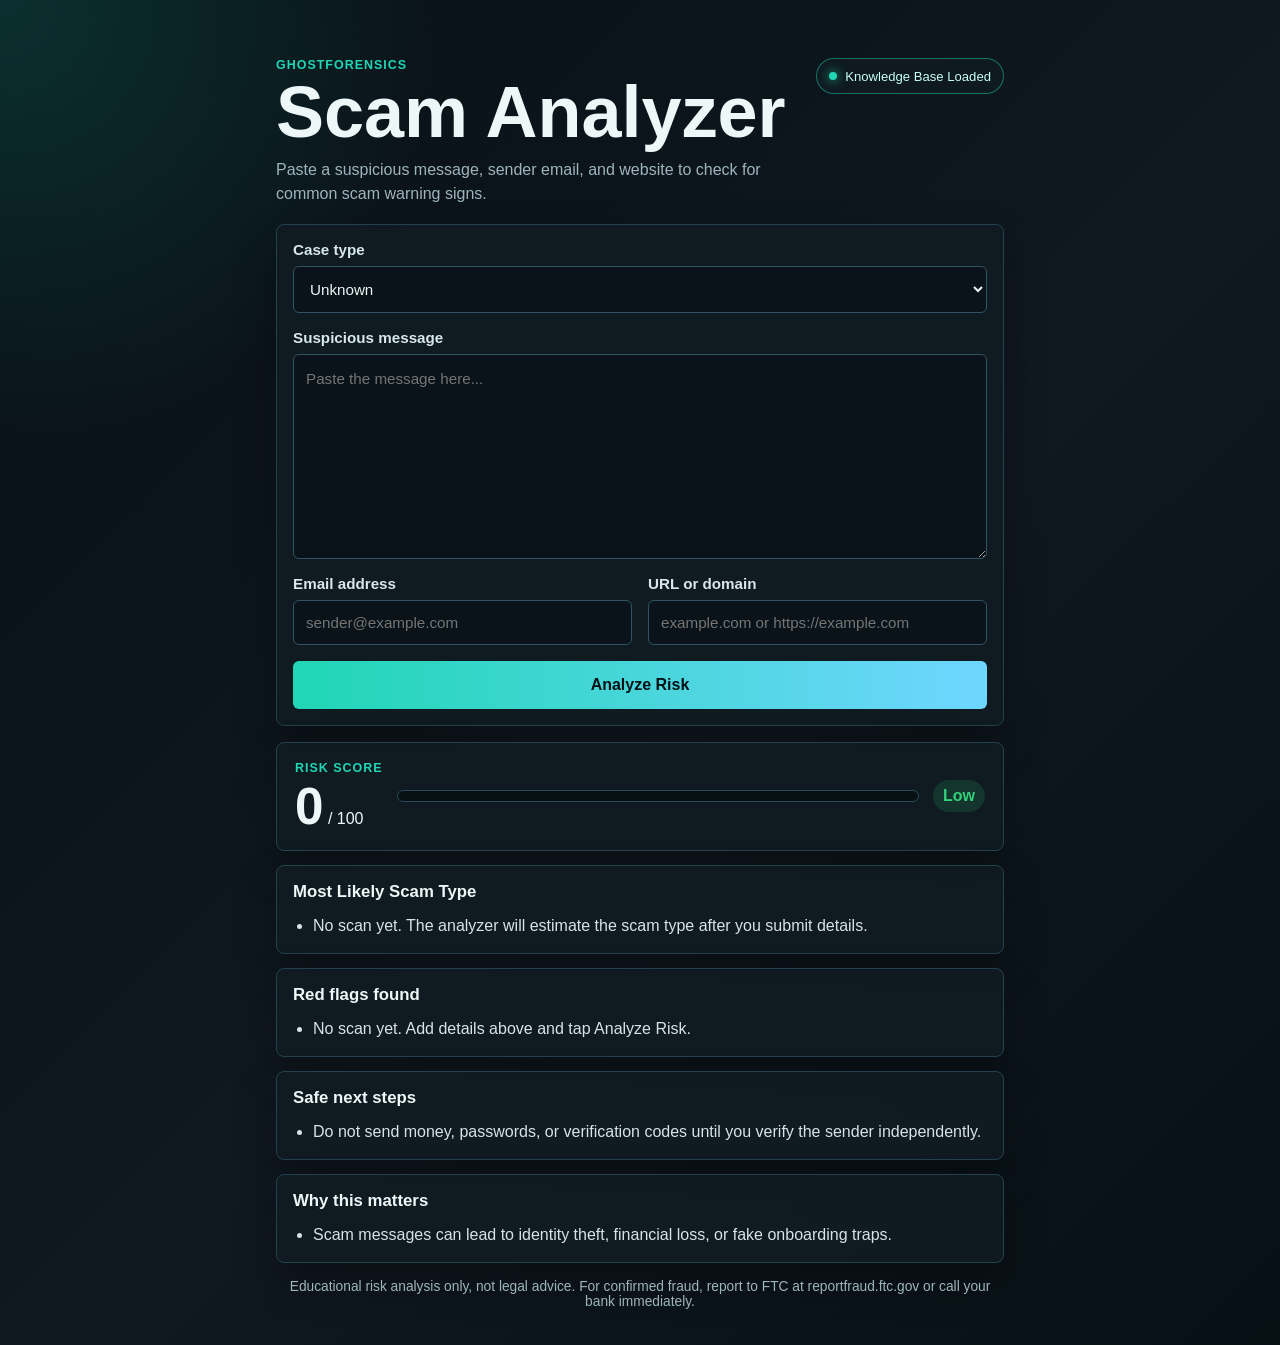
<file: index.html>
<!DOCTYPE html>
<html lang="en">
<head>
  <meta charset="UTF-8">
  <meta name="viewport" content="width=device-width, initial-scale=1.0">
  <title>GhostForensics Scam Analyzer</title>
  <link rel="stylesheet" href="style.css">
</head>
<body>
  <main class="app-shell">
    <section class="hero" aria-labelledby="app-title">
      <div>
        <p class="eyebrow">GhostForensics</p>
        <h1 id="app-title">Scam Analyzer</h1>
        <p class="intro">
          Paste a suspicious message, sender email, and website to check for common scam warning signs.
        </p>
      </div>
      <div class="status-chip" aria-label="Educational scanner status">
        <span class="pulse"></span>
        Scanner Ready
      </div>
    </section>

    <form class="analysis-form" id="analysisForm">
      <label for="caseType">
        Case type
        <select id="caseType" name="caseType">
          <option value="job offer">Job offer</option>
          <option value="email">Email</option>
          <option value="text message">Text message</option>
          <option value="marketplace">Marketplace</option>
          <option value="investment">Investment</option>
          <option value="unknown" selected>Unknown</option>
        </select>
      </label>

      <label for="messageText">
        Suspicious message
        <textarea id="messageText" name="messageText" rows="8" placeholder="Paste the message here..."></textarea>
      </label>

      <div class="field-grid">
        <label for="emailInput">
          Email address
          <input id="emailInput" name="emailInput" type="email" placeholder="sender@example.com">
        </label>

        <label for="urlInput">
          URL or domain
          <input id="urlInput" name="urlInput" type="text" placeholder="example.com or https://example.com">
        </label>
      </div>

      <button type="submit">Analyze Risk</button>
    </form>

    <section class="results" id="results" aria-live="polite">
      <article class="score-card">
        <div>
          <p class="card-label">Risk score</p>
          <strong id="riskScore">0</strong>
          <span>/ 100</span>
        </div>
        <div class="meter" aria-hidden="true">
          <div id="meterFill"></div>
        </div>
        <p class="risk-level low" id="riskLevel">Low</p>
      </article>

      <article class="result-card">
        <h2>Most Likely Scam Type</h2>
        <ul id="scamTypeList">
          <li>No scan yet. The analyzer will estimate the scam type after you submit details.</li>
        </ul>
      </article>

      <article class="result-card">
        <h2>Red flags found</h2>
        <ul id="flagsList">
          <li>No scan yet. Add details above and tap Analyze Risk.</li>
        </ul>
      </article>

      <article class="result-card">
        <h2>Safe next steps</h2>
        <ul id="stepsList">
          <li>Do not send money, passwords, or verification codes until you verify the sender independently.</li>
        </ul>
      </article>

      <article class="result-card">
        <h2>Why this matters</h2>
        <ul id="whyList">
          <li>Scam messages can lead to identity theft, financial loss, or fake onboarding traps.</li>
        </ul>
      </article>

      <p class="disclaimer">Educational risk analysis only, not legal advice. For confirmed fraud, report to FTC at reportfraud.ftc.gov or call your bank immediately.</p>
    </section>
  </main>

  <script src="script.js"></script>
</body>
</html>
</file>
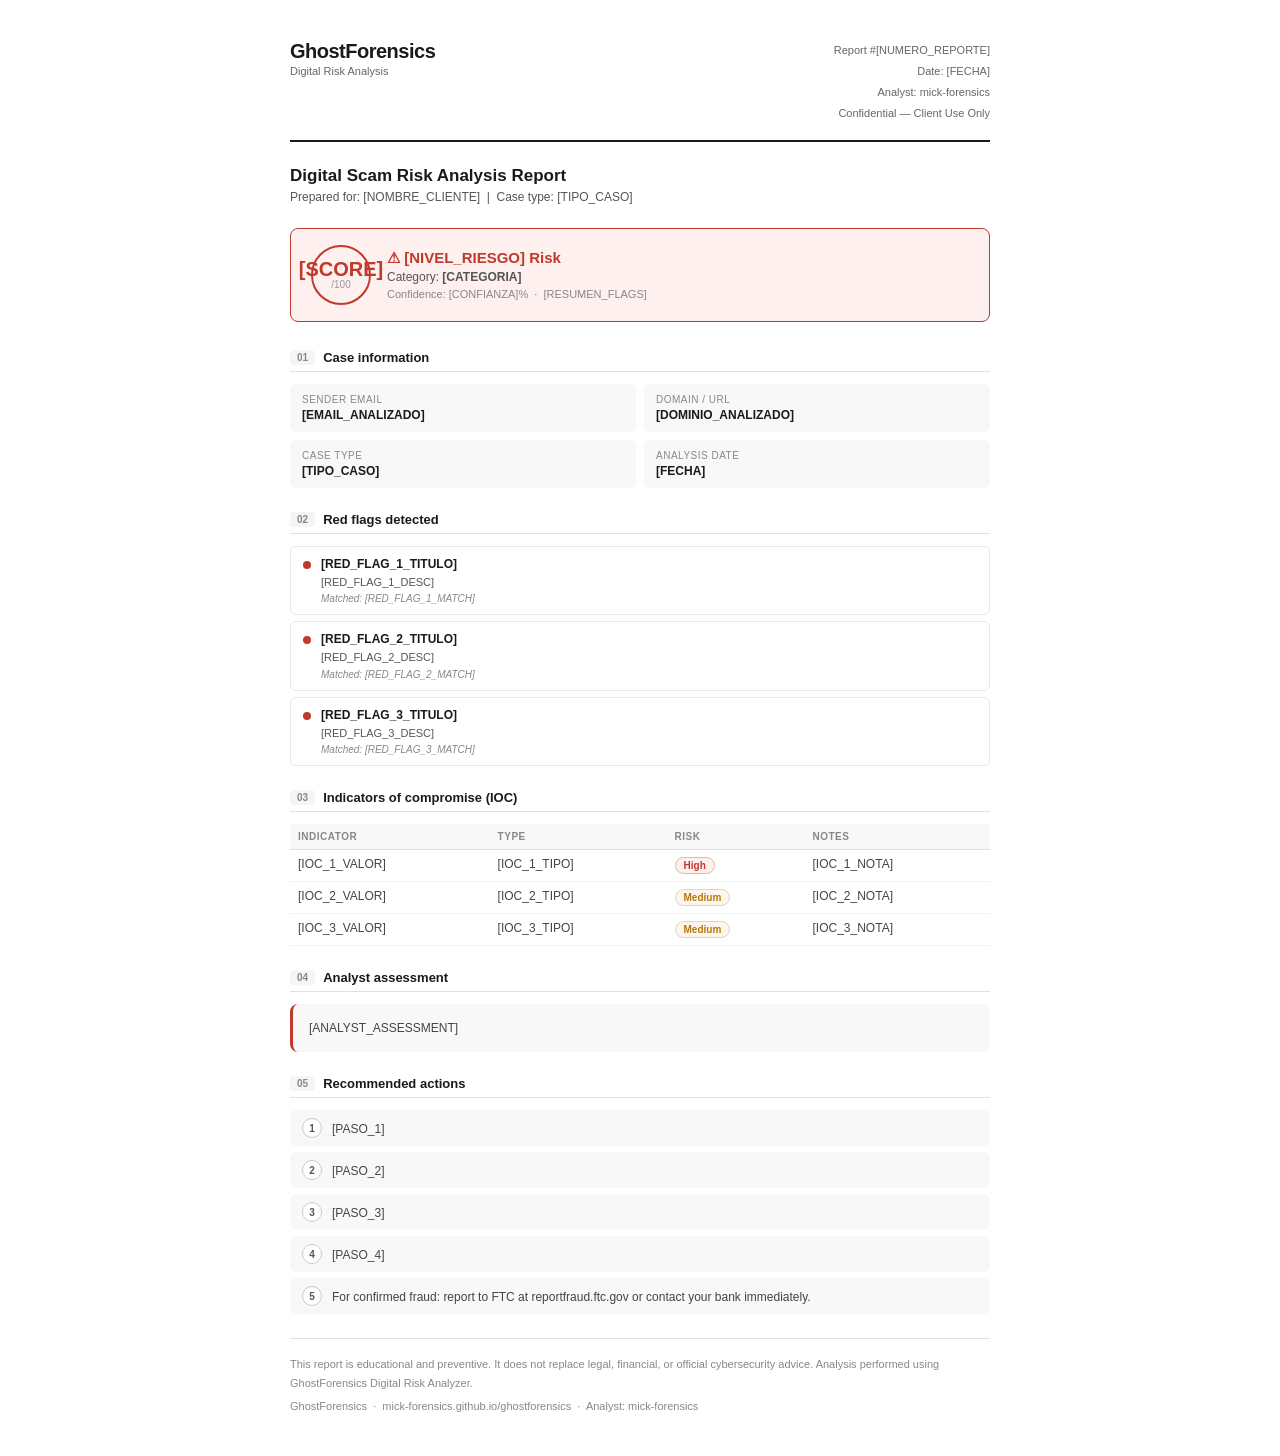
<file: report-template.html>
<!DOCTYPE html>
<html lang="en">
<head>
<meta charset="UTF-8">
<meta name="viewport" content="width=device-width, initial-scale=1.0">
<title>GhostForensics — Risk Analysis Report</title>
<style>
  * { box-sizing: border-box; margin: 0; padding: 0; }
  body { font-family: Arial, sans-serif; font-size: 13px; color: #1a1a1a; background: #fff; padding: 40px; max-width: 780px; margin: auto; }
  .header { border-bottom: 2px solid #1a1a1a; padding-bottom: 16px; margin-bottom: 24px; display: flex; justify-content: space-between; align-items: flex-start; }
  .brand-name { font-size: 20px; font-weight: bold; letter-spacing: -0.5px; }
  .brand-sub { font-size: 11px; color: #666; margin-top: 2px; }
  .meta { text-align: right; font-size: 11px; color: #666; line-height: 1.9; }
  .report-title { margin-bottom: 24px; }
  .report-title h1 { font-size: 17px; font-weight: bold; }
  .report-title p { font-size: 12px; color: #555; margin-top: 4px; }
  .risk-banner { display: flex; align-items: center; gap: 16px; padding: 16px 20px; border-radius: 8px; border: 1.5px solid #c0392b; background: #fdf0ee; margin-bottom: 28px; }
  .risk-circle { width: 60px; height: 60px; border-radius: 50%; border: 2px solid #c0392b; display: flex; flex-direction: column; align-items: center; justify-content: center; flex-shrink: 0; }
  .risk-num { font-size: 20px; font-weight: bold; color: #c0392b; line-height: 1; }
  .risk-max { font-size: 10px; color: #999; }
  .risk-level { font-size: 15px; font-weight: bold; color: #c0392b; }
  .risk-category { font-size: 12px; color: #555; margin-top: 3px; }
  .risk-confidence { font-size: 11px; color: #888; margin-top: 4px; }
  .section { margin-bottom: 24px; }
  .section-header { display: flex; align-items: center; gap: 8px; margin-bottom: 12px; padding-bottom: 6px; border-bottom: 1px solid #e0e0e0; }
  .section-num { font-size: 10px; font-weight: bold; color: #888; background: #f5f5f5; padding: 2px 7px; border-radius: 4px; }
  .section-title { font-size: 13px; font-weight: bold; }
  .info-grid { display: grid; grid-template-columns: 1fr 1fr; gap: 8px; }
  .info-item { background: #f8f8f8; border-radius: 6px; padding: 10px 12px; }
  .info-label { font-size: 10px; color: #888; text-transform: uppercase; letter-spacing: 0.05em; margin-bottom: 3px; }
  .info-value { font-size: 12px; font-weight: bold; word-break: break-all; }
  .flag-item { display: flex; gap: 10px; padding: 10px 12px; border-radius: 6px; border: 1px solid #e8e8e8; margin-bottom: 6px; }
  .flag-dot { width: 8px; height: 8px; border-radius: 50%; background: #c0392b; flex-shrink: 0; margin-top: 4px; }
  .flag-title { font-size: 12px; font-weight: bold; margin-bottom: 3px; }
  .flag-desc { font-size: 11px; color: #555; line-height: 1.5; }
  .flag-match { font-size: 10px; color: #888; margin-top: 3px; font-style: italic; }
  .ioc-table { width: 100%; border-collapse: collapse; font-size: 12px; }
  .ioc-table th { text-align: left; font-size: 10px; font-weight: bold; color: #888; text-transform: uppercase; letter-spacing: 0.05em; padding: 7px 8px; border-bottom: 1px solid #e0e0e0; background: #f8f8f8; }
  .ioc-table td { padding: 7px 8px; border-bottom: 1px solid #f0f0f0; color: #444; vertical-align: top; }
  .badge { display: inline-block; font-size: 10px; font-weight: bold; padding: 2px 8px; border-radius: 20px; }
  .badge-red { background: #fdf0ee; color: #c0392b; border: 1px solid #e8b4ae; }
  .badge-amber { background: #fdf6ec; color: #b7770d; border: 1px solid #e8d4a4; }
  .badge-green { background: #eefaf4; color: #1e8449; border: 1px solid #a4d4b8; }
  .analysis-box { background: #f8f8f8; border-radius: 8px; padding: 14px 16px; border-left: 3px solid #c0392b; }
  .analysis-box p { font-size: 12px; color: #444; line-height: 1.7; }
  .steps-list { display: flex; flex-direction: column; gap: 6px; }
  .step-item { display: flex; gap: 10px; align-items: flex-start; padding: 8px 12px; border-radius: 6px; background: #f8f8f8; }
  .step-num { width: 20px; height: 20px; border-radius: 50%; background: #fff; border: 1px solid #ccc; display: flex; align-items: center; justify-content: center; font-size: 10px; font-weight: bold; flex-shrink: 0; color: #555; }
  .step-text { font-size: 12px; color: #444; line-height: 1.5; padding-top: 2px; }
  .disclaimer { border-top: 1px solid #e0e0e0; padding-top: 16px; margin-top: 24px; }
  .disclaimer p { font-size: 11px; color: #888; line-height: 1.7; }
  @media print {
    body { padding: 20px; }
    .risk-banner { -webkit-print-color-adjust: exact; print-color-adjust: exact; }
    .flag-item, .info-item, .step-item, .analysis-box { -webkit-print-color-adjust: exact; print-color-adjust: exact; }
  }
</style>
</head>
<body>

<div class="header">
  <div>
    <div class="brand-name">GhostForensics</div>
    <div class="brand-sub">Digital Risk Analysis</div>
  </div>
  <div class="meta">
    Report #[NUMERO_REPORTE]<br>
    Date: [FECHA]<br>
    Analyst: mick-forensics<br>
    Confidential — Client Use Only
  </div>
</div>

<div class="report-title">
  <h1>Digital Scam Risk Analysis Report</h1>
  <p>Prepared for: [NOMBRE_CLIENTE] &nbsp;|&nbsp; Case type: [TIPO_CASO]</p>
</div>

<div class="risk-banner">
  <div class="risk-circle">
    <div class="risk-num">[SCORE]</div>
    <div class="risk-max">/100</div>
  </div>
  <div>
    <div class="risk-level">⚠ [NIVEL_RIESGO] Risk</div>
    <div class="risk-category">Category: <strong>[CATEGORIA]</strong></div>
    <div class="risk-confidence">Confidence: [CONFIANZA]% &nbsp;·&nbsp; [RESUMEN_FLAGS]</div>
  </div>
</div>

<div class="section">
  <div class="section-header">
    <span class="section-num">01</span>
    <span class="section-title">Case information</span>
  </div>
  <div class="info-grid">
    <div class="info-item"><div class="info-label">Sender email</div><div class="info-value">[EMAIL_ANALIZADO]</div></div>
    <div class="info-item"><div class="info-label">Domain / URL</div><div class="info-value">[DOMINIO_ANALIZADO]</div></div>
    <div class="info-item"><div class="info-label">Case type</div><div class="info-value">[TIPO_CASO]</div></div>
    <div class="info-item"><div class="info-label">Analysis date</div><div class="info-value">[FECHA]</div></div>
  </div>
</div>

<div class="section">
  <div class="section-header">
    <span class="section-num">02</span>
    <span class="section-title">Red flags detected</span>
  </div>
  <div class="flag-item">
    <div class="flag-dot"></div>
    <div>
      <div class="flag-title">[RED_FLAG_1_TITULO]</div>
      <div class="flag-desc">[RED_FLAG_1_DESC]</div>
      <div class="flag-match">Matched: [RED_FLAG_1_MATCH]</div>
    </div>
  </div>
  <div class="flag-item">
    <div class="flag-dot"></div>
    <div>
      <div class="flag-title">[RED_FLAG_2_TITULO]</div>
      <div class="flag-desc">[RED_FLAG_2_DESC]</div>
      <div class="flag-match">Matched: [RED_FLAG_2_MATCH]</div>
    </div>
  </div>
  <div class="flag-item">
    <div class="flag-dot"></div>
    <div>
      <div class="flag-title">[RED_FLAG_3_TITULO]</div>
      <div class="flag-desc">[RED_FLAG_3_DESC]</div>
      <div class="flag-match">Matched: [RED_FLAG_3_MATCH]</div>
    </div>
  </div>
</div>

<div class="section">
  <div class="section-header">
    <span class="section-num">03</span>
    <span class="section-title">Indicators of compromise (IOC)</span>
  </div>
  <table class="ioc-table">
    <thead>
      <tr>
        <th>Indicator</th>
        <th>Type</th>
        <th>Risk</th>
        <th>Notes</th>
      </tr>
    </thead>
    <tbody>
      <tr>
        <td>[IOC_1_VALOR]</td>
        <td>[IOC_1_TIPO]</td>
        <td><span class="badge badge-red">High</span></td>
        <td>[IOC_1_NOTA]</td>
      </tr>
      <tr>
        <td>[IOC_2_VALOR]</td>
        <td>[IOC_2_TIPO]</td>
        <td><span class="badge badge-amber">Medium</span></td>
        <td>[IOC_2_NOTA]</td>
      </tr>
      <tr>
        <td>[IOC_3_VALOR]</td>
        <td>[IOC_3_TIPO]</td>
        <td><span class="badge badge-amber">Medium</span></td>
        <td>[IOC_3_NOTA]</td>
      </tr>
    </tbody>
  </table>
</div>

<div class="section">
  <div class="section-header">
    <span class="section-num">04</span>
    <span class="section-title">Analyst assessment</span>
  </div>
  <div class="analysis-box">
    <p>[ANALYST_ASSESSMENT]</p>
  </div>
</div>

<div class="section">
  <div class="section-header">
    <span class="section-num">05</span>
    <span class="section-title">Recommended actions</span>
  </div>
  <div class="steps-list">
    <div class="step-item"><div class="step-num">1</div><div class="step-text">[PASO_1]</div></div>
    <div class="step-item"><div class="step-num">2</div><div class="step-text">[PASO_2]</div></div>
    <div class="step-item"><div class="step-num">3</div><div class="step-text">[PASO_3]</div></div>
    <div class="step-item"><div class="step-num">4</div><div class="step-text">[PASO_4]</div></div>
    <div class="step-item"><div class="step-num">5</div><div class="step-text">For confirmed fraud: report to FTC at reportfraud.ftc.gov or contact your bank immediately.</div></div>
  </div>
</div>

<div class="disclaimer">
  <p>This report is educational and preventive. It does not replace legal, financial, or official cybersecurity advice. Analysis performed using GhostForensics Digital Risk Analyzer.</p>
  <p style="margin-top: 4px;">GhostForensics &nbsp;·&nbsp; mick-forensics.github.io/ghostforensics &nbsp;·&nbsp; Analyst: mick-forensics</p>
</div>

</body>
</html>
</file>
<file: style.css>
:root {
  color-scheme: dark;
  --bg: #071015;
  --panel: #101b22;
  --panel-strong: #14242d;
  --line: #24424e;
  --text: #edf7f8;
  --muted: #9eb4bb;
  --accent: #20d6b5;
  --accent-2: #6fd6ff;
  --low: #33d17a;
  --medium: #ffd166;
  --high: #ff5f68;
  --shadow: 0 18px 40px rgba(0, 0, 0, 0.32);
}

* {
  box-sizing: border-box;
}

body {
  margin: 0;
  min-height: 100vh;
  font-family: Arial, Helvetica, sans-serif;
  background:
    radial-gradient(circle at top left, rgba(32, 214, 181, 0.16), transparent 28rem),
    linear-gradient(135deg, #071015 0%, #101820 54%, #071015 100%);
  color: var(--text);
}

.app-shell {
  width: min(100%, 760px);
  margin: 0 auto;
  padding: 24px 16px 36px;
}

.hero {
  display: flex;
  align-items: flex-start;
  justify-content: space-between;
  gap: 16px;
  padding: 22px 0 18px;
}

.eyebrow,
.card-label {
  margin: 0 0 6px;
  color: var(--accent);
  font-size: 0.78rem;
  font-weight: 700;
  letter-spacing: 0.08em;
  text-transform: uppercase;
}

h1 {
  margin: 0;
  font-size: clamp(2rem, 11vw, 4.5rem);
  line-height: 0.95;
  letter-spacing: 0;
}

.intro {
  max-width: 34rem;
  margin: 12px 0 0;
  color: var(--muted);
  font-size: 1rem;
  line-height: 1.5;
}

.status-chip {
  flex: 0 0 auto;
  display: inline-flex;
  align-items: center;
  gap: 8px;
  min-height: 36px;
  padding: 0 12px;
  border: 1px solid rgba(32, 214, 181, 0.48);
  border-radius: 999px;
  background: rgba(16, 27, 34, 0.76);
  color: #c6fff5;
  font-size: 0.82rem;
  white-space: nowrap;
}

.pulse {
  width: 8px;
  height: 8px;
  border-radius: 50%;
  background: var(--accent);
  box-shadow: 0 0 12px var(--accent);
}

.analysis-form,
.score-card,
.result-card {
  border: 1px solid var(--line);
  border-radius: 8px;
  background: rgba(16, 27, 34, 0.9);
  box-shadow: var(--shadow);
}

.analysis-form {
  display: grid;
  gap: 16px;
  padding: 16px;
}

label {
  display: grid;
  gap: 8px;
  color: #d7e8ec;
  font-size: 0.95rem;
  font-weight: 700;
}

input,
select,
textarea {
  width: 100%;
  border: 1px solid #315461;
  border-radius: 6px;
  background: #091319;
  color: var(--text);
  font: inherit;
  font-weight: 400;
  padding: 13px 12px;
  outline: none;
}

textarea {
  resize: vertical;
  min-height: 160px;
  line-height: 1.45;
}

input:focus,
select:focus,
textarea:focus {
  border-color: var(--accent);
  box-shadow: 0 0 0 3px rgba(32, 214, 181, 0.16);
}

.field-grid {
  display: grid;
  gap: 16px;
}

button {
  min-height: 48px;
  border: 0;
  border-radius: 6px;
  background: linear-gradient(90deg, var(--accent), var(--accent-2));
  color: #031015;
  cursor: pointer;
  font: inherit;
  font-weight: 800;
}

button:active {
  transform: translateY(1px);
}

.results {
  display: grid;
  gap: 14px;
  margin-top: 16px;
}

.score-card {
  display: grid;
  gap: 14px;
  padding: 18px;
}

#riskScore {
  font-size: 3.2rem;
  line-height: 1;
}

.meter {
  height: 12px;
  overflow: hidden;
  border-radius: 999px;
  background: #071015;
  border: 1px solid #2a4b57;
}

#meterFill {
  width: 0%;
  height: 100%;
  border-radius: inherit;
  background: var(--low);
  transition: width 240ms ease, background 240ms ease;
}

.risk-level {
  justify-self: start;
  margin: 0;
  padding: 7px 10px;
  border-radius: 999px;
  font-weight: 800;
}

.risk-level.low {
  background: rgba(51, 209, 122, 0.15);
  color: var(--low);
}

.risk-level.medium {
  background: rgba(255, 209, 102, 0.15);
  color: var(--medium);
}

.risk-level.high {
  background: rgba(255, 95, 104, 0.15);
  color: var(--high);
}

.result-card {
  padding: 16px;
}

h2 {
  margin: 0 0 12px;
  font-size: 1.05rem;
}

ul {
  display: grid;
  gap: 10px;
  margin: 0;
  padding-left: 20px;
  color: #d6e4e7;
  line-height: 1.45;
}

.disclaimer {
  margin: 2px 0 0;
  color: var(--muted);
  font-size: 0.86rem;
  text-align: center;
}

@media (min-width: 680px) {
  .app-shell {
    padding-top: 36px;
  }

  .field-grid {
    grid-template-columns: 1fr 1fr;
  }

  .score-card {
    grid-template-columns: auto 1fr auto;
    align-items: center;
  }
}

@media (max-width: 520px) {
  .hero {
    display: grid;
  }

  .status-chip {
    justify-self: start;
  }
}
</file>
